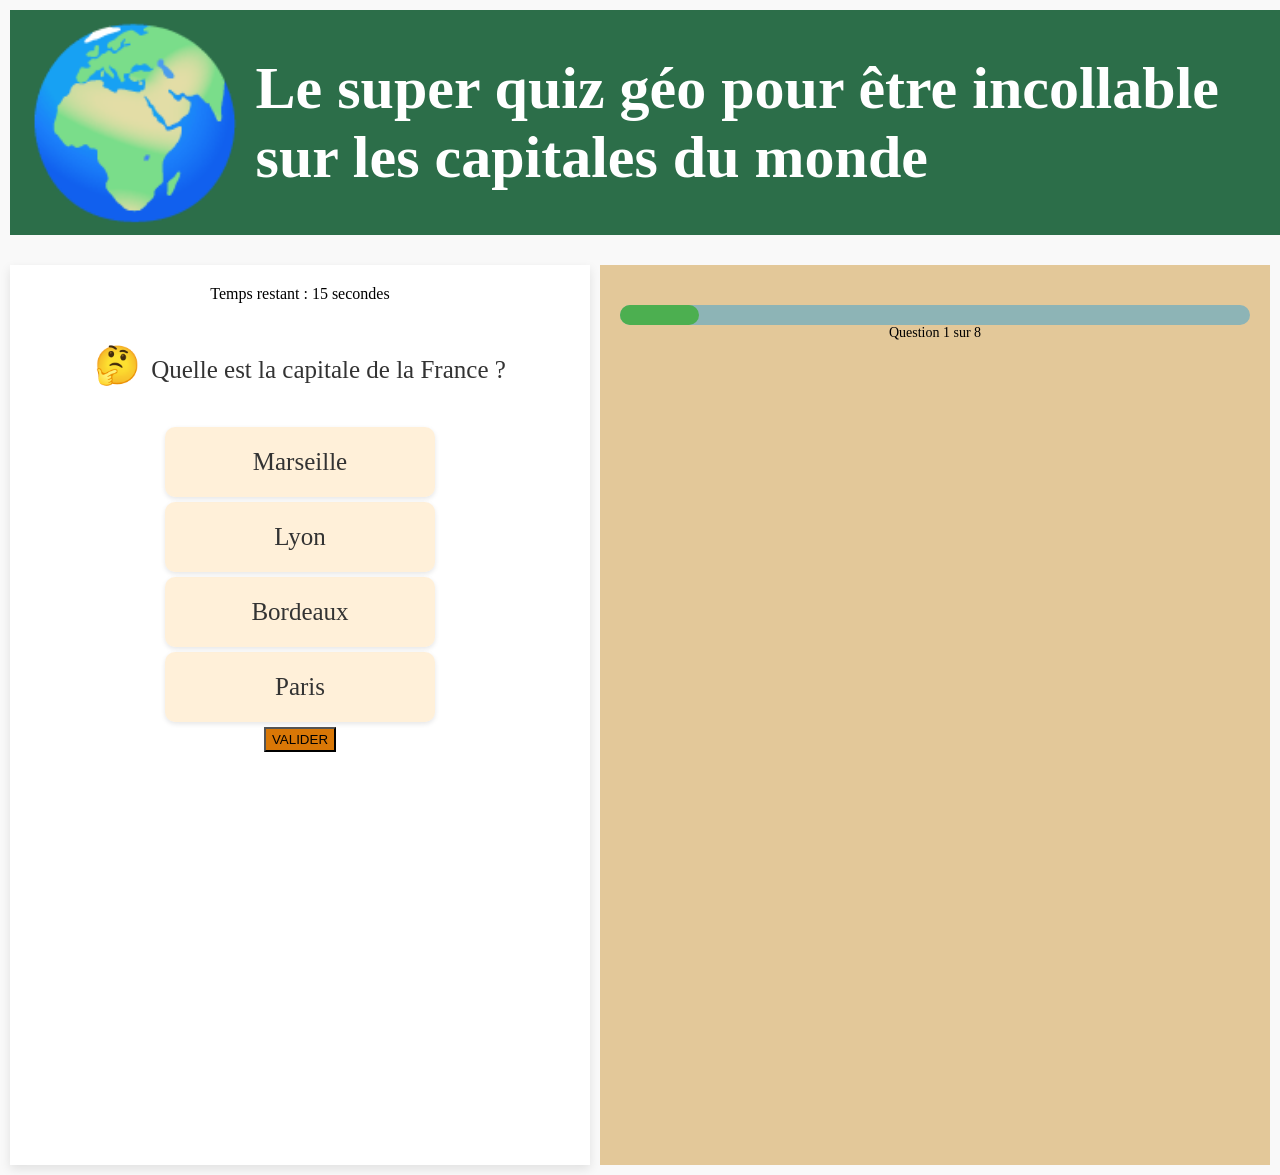
<file: index.html>
<!DOCTYPE html>
<html lang="en">
<head>
    <meta charset="UTF-8">
    <meta name="viewport" content="width=device-width, initial-scale=1.0">

    <title>Le super Géo Quizzzz</title>
    <link rel="stylesheet" href="styles.css">
    <script type="module" defer src="game.js"></script>
</head>

<body>
    <header>
        <h1>Le super quiz géo pour être incollable sur les capitales du monde</h1>
    </header>

<div class="container">  <!-- retrouver l'explication de cetet div ! vs body-->

<main>

    <div class="sparkle-container"></div>

    <div id="timer"></div>

    <section id="questions">
        <!-- ici on rentrera les questions-->
    </section>

    <section id="reponses">
        <!-- ici on rentrera les options de réponses et le bouton valider puis suivant-->
    </section>

   

    <section> 
        <button id="suivant" style="display: none;">SUIVANT</button> <!--le bouton suivant n'apparait pas tant que valider n'est pas cliqué-->
        <button id="rejouer" style="display: none;">REJOUER</button>
        <button id="valider">VALIDER</button>
    </section>
</main>

<aside> 
    <div class="progress-container">
        <div class="progress-bar" id="progress-bar"></div>
        <div class="progress-text" id="progress-text">Question 1 sur X</div>
    </div>
    <section id="carte">
        <!--<img class="image-reponse">-->
    </section>

    <section id="texteDeLaCarte"></section>

</aside>
   
</div>

</body>

</html>
</file>
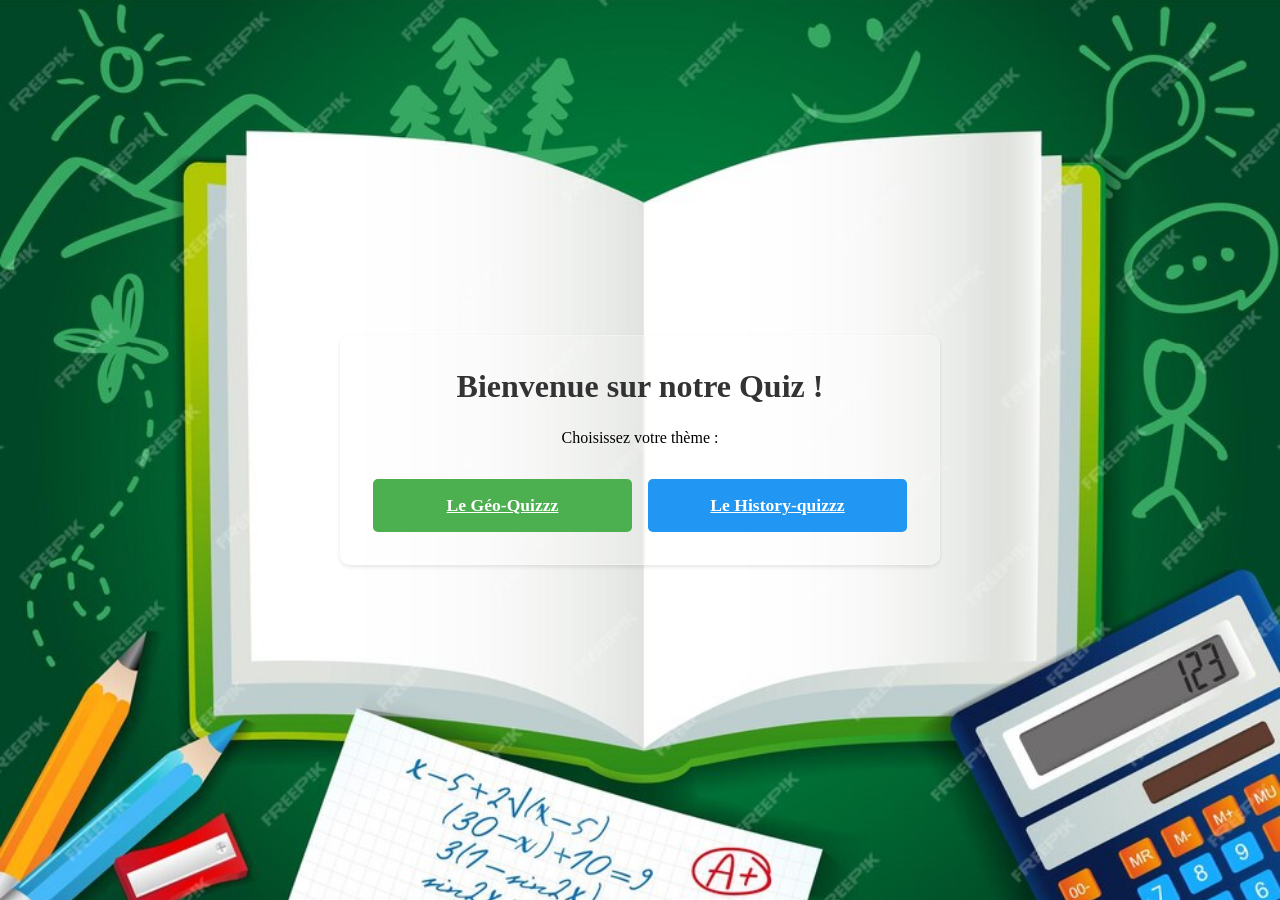
<file: accueil.html>
<!DOCTYPE html>
<html lang="fr">
<head>
    <meta charset="UTF-8">
    <meta name="viewport" content="width=device-width, initial-scale=1.0">
    <title>Quiz Géographie et Histoire</title>
    <style>
        * {
            margin: 0;
            padding: 0;
            box-sizing: border-box;
            font-family:  'Schoolbell', cursive;;
        }

        body {
            min-height: 100vh;
            display: flex;
            flex-direction: column;
            align-items: center;
            justify-content: center;
            background-color:  #f9f9f9;
            padding: 20px;
            background-image: url('assets/book-banner-background-.jpg');
            background-size: cover;
            background-position: center;
            background-repeat: no-repeat;
        
        }

        .container {
            text-align: center;
            background-color: rgb(18, 104, 19);
            padding: 2rem;
            border-radius: 10px;
            box-shadow: 0 2px 4px rgba(0,0,0,0.1);
            max-width: 600px;
            width: 90%;
            background-color: rgba(255, 255, 255, 0.2);
            backdrop-filter: blur(1px);
            border: 1px solid rgba(255, 255, 255, 0.3);
        }

        h1 {
            color: #333;
            margin-bottom: 1.5rem;
        }

        .buttons {
            display: flex;
            flex-direction: row; /* Changé de column à row */
            justify-content: center;
            gap: 1rem;
            margin-top: 2rem;
        }

        .quiz-button {
            padding: 1rem 2rem;
            font-size: 1.1rem;
            border: none;
            border-radius: 5px;
            cursor: pointer;
            transition: transform 0.2s;
            font-weight: bold;
            width: 400px; /* Largeur fixe pour les boutons */
        }

        .quiz-button:hover {
            transform: scale(1.1);
        }

        .geography {
            background-color: #4CAF50;
            color: white;
        }

        .history {
            background-color: #2196F3;
            color: white;
        }

        /* Responsive design pour petits écrans */
        @media (max-width: 500px) {
            .buttons {
                flex-direction: column;
            }
            
            .quiz-button {
                width: 100%;
            }
        }
    </style>
</head>
<body>
    <div class="container">
        <h1>Bienvenue sur notre Quiz !</h1>
        <p>Choisissez votre thème :</p>
        <div class="buttons">
            <!-- <button class="quiz-button geography">Quiz de Géographie</button> -->
            <a href="index.html" class="quiz-button geography">Le Géo-Quizzz</a>
            <a href="index2.html" class="quiz-button history">Le History-quizzz</a>
        </div>
    </div>
</body>
</html>
</file>
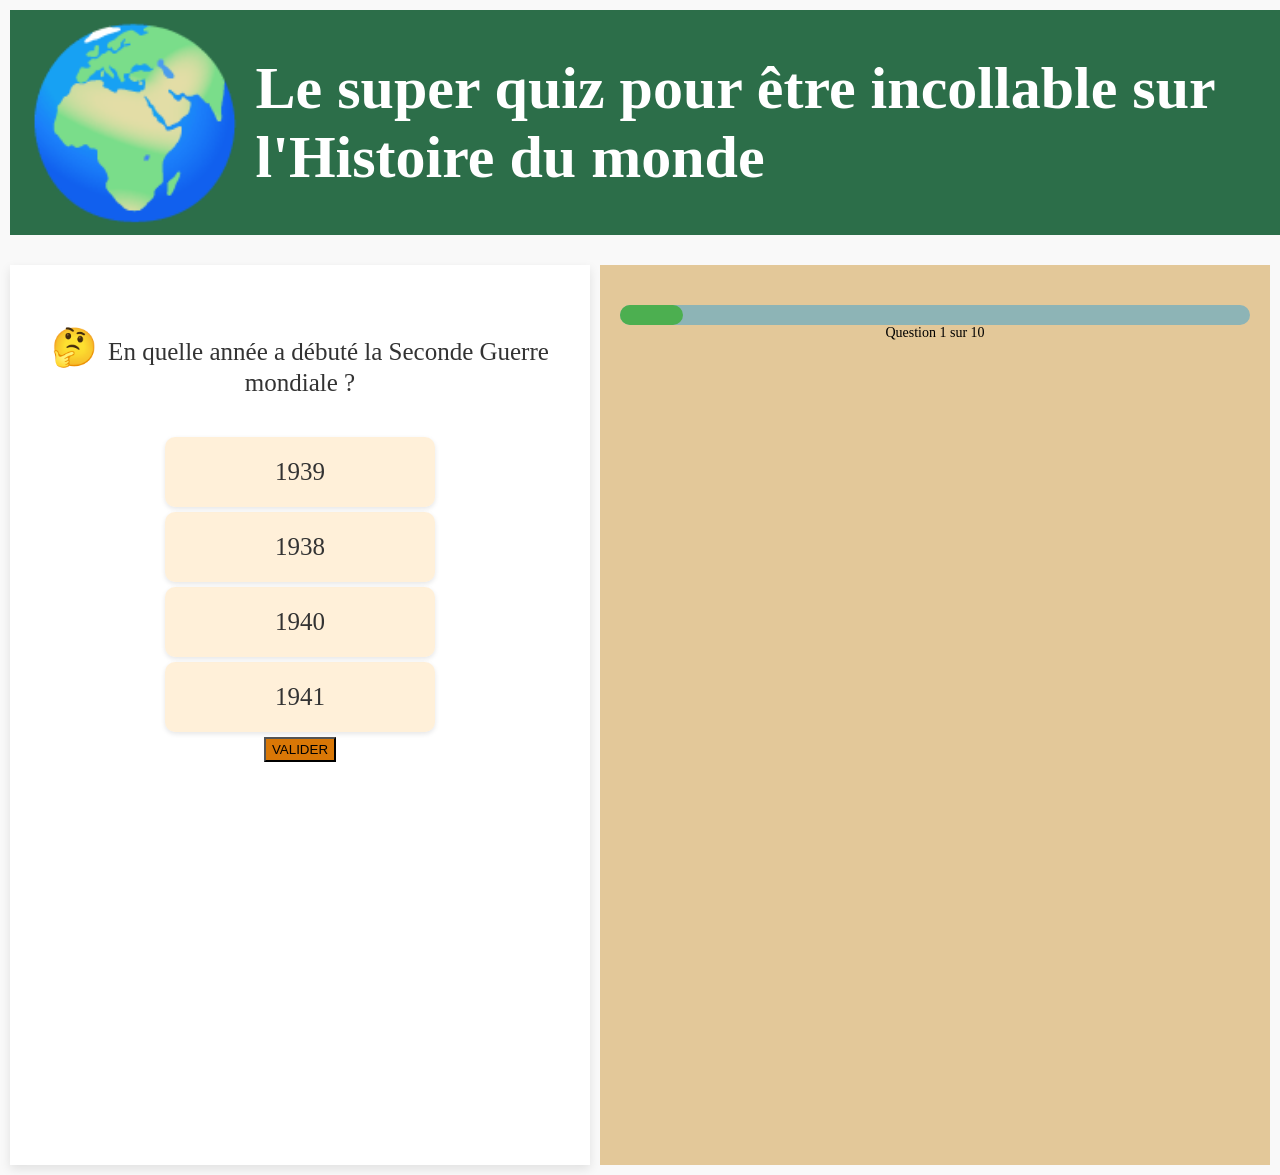
<file: index2.html>
<!DOCTYPE html>
<html lang="en">
<head>
    <meta charset="UTF-8">
    <meta name="viewport" content="width=device-width, initial-scale=1.0">

    <title>Le super Géo Quizzzz</title>
    <link rel="stylesheet" href="styles.css">
    <script type="module" defer src="game2.js"></script>

    <link rel="preconnect" href="https://fonts.googleapis.com">
    <link rel="preconnect" href="https://fonts.gstatic.com" crossorigin>
    <link href="https://fonts.googleapis.com/css2?family=Fredericka+the+Great&display=swap" rel="stylesheet">
</head>

<body>
    <header>
        <h1>Le super quiz pour être incollable sur l'Histoire du monde</h1>
    </header>

<div class="container">  <!-- retrouver l'explication de cetet div ! vs body-->

<main>
    <div class="sparkle-container"></div>
    <div id="timer"></div>

    <section id="questions">
        <!-- ici on rentrera les questions-->
    </section>

    <section id="messageResultat"></section>

    <section id="reponses">
        <!-- ici on rentrera les options de réponses et le bouton valider puis suivant-->
    </section>

    <section> 
        <button id="suivant" style="display: none;">SUIVANT</button> <!--le bouton suivant n'apparait pas tant que valider n'est pas cliqué-->
         <button id="rejouer" style="display: none;"><a href="accueil.html">REJOUER</a></button>
        <button id="valider">VALIDER</button>
    </section>

</main>

<aside> 
    <div class="progress-container">
        <div class="progress-bar" id="progress-bar"></div>
        <div class="progress-text" id="progress-text">Question 1 sur X</div>
    </div>
    <section id="carte">
        <!--<img class="image-reponse">-->
    </section>

    <section id="texteDeLaCarte"></section>

</aside>
   
</div>

</body>

</html>
</file>
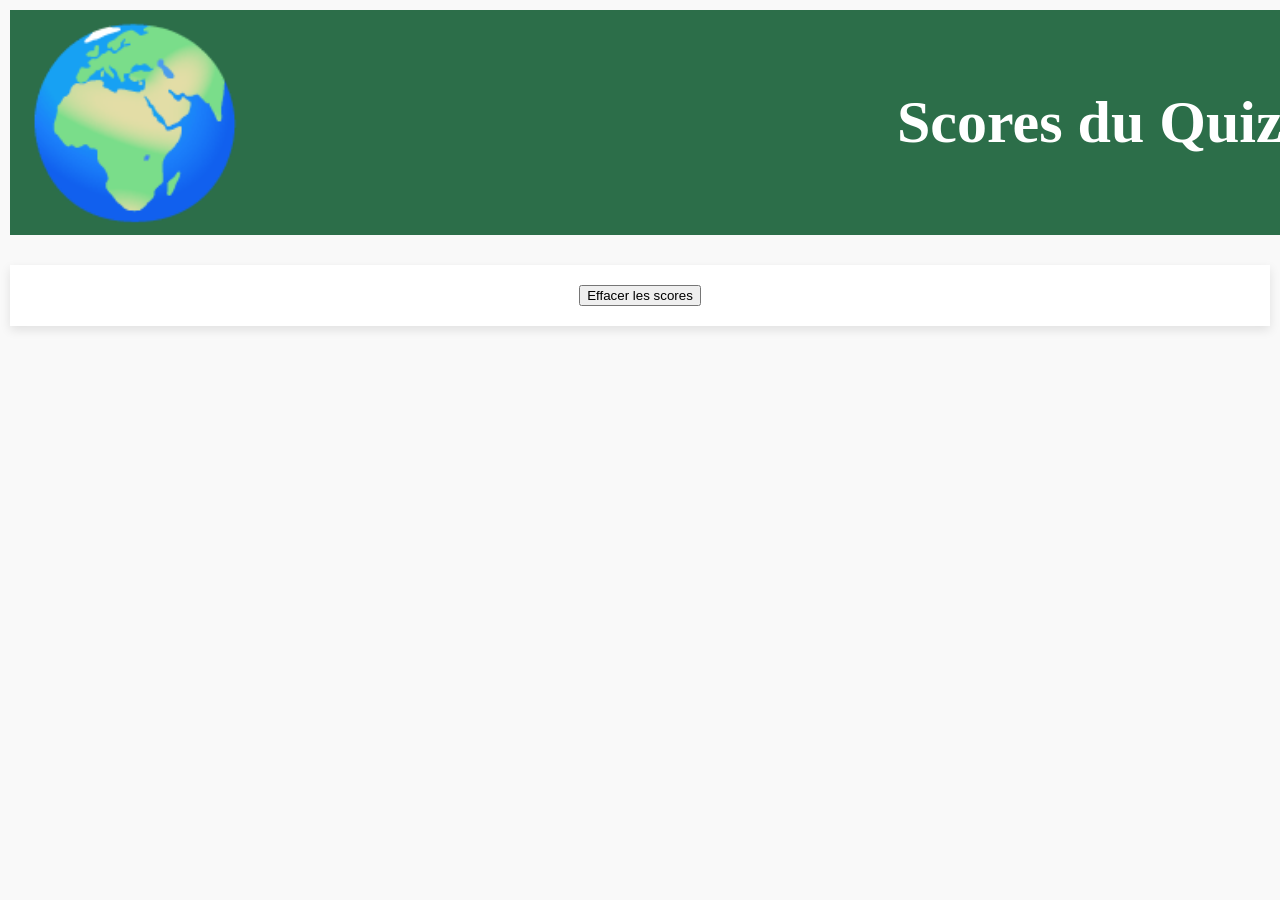
<file: scores.html>
<!DOCTYPE html>
<html lang="en">
<head>
    <meta charset="UTF-8">
    <meta name="viewport" content="width=device-width, initial-scale=1.0">
    <title>Scores du Quiz</title>
    <link rel="stylesheet" href="styles.css">
    <script defer src="game.js"></script> <!-- Charger le fichier scores.js pour gérer les scores -->
    <script type="module" defer src="game.js"></script>
</head>
<body>
    <header>
        <h1>Scores du Quiz</h1>
    </header>
    <main>
        <div id="scores-list"></div> <!-- L'élément où les scores seront affichés -->
        <button onclick="clearScores()">Effacer les scores</button> <!-- Bouton pour effacer les scores -->
    </main>
</body>
</html>
</file>
<file: styles.css>
/* Variables CSS pour une gestion facile des couleurs */
:root {
    --primary-color: #2C6E49; /* Couleur principale pour le header */
    --secondary-color: #E3C899; /* Couleur de fond pour le aside */
    --button-bg: blanchedalmond; /* Couleur de fond des boutons */
    --button-hover: #D97706; /* Couleur de survol pour le bouton valider */
    --font-color: #333; /* Couleur du texte */
    --emoji-color: #D97706; /* Couleur pour le contenu emoji */
    --border-radius: 10px; /* Rayon des bordures */
}

/* Style du body */
body {
    padding: 10px;
    font-family: 'Schoolbell', cursive; /* Applique la police par défaut */
    margin: 0; /* Supprime les marges par défaut */
    background-color: #f9f9f9; /* Couleur de fond douce */
}

/* Style du header */
header {
    background-color: var(--primary-color);
    height: 200px;
    width: 100%;
    padding: 1%;
    margin-bottom: 30px;
    color: white;
    display: flex;
    align-items: center;
    justify-content: space-between;
    font-family: 'Just Another Hand', cursive;
    font-size: 30px;
}

header::before {
    content: "🌍"; 
    font-size: 6em;
    margin-right: 8px; 
    animation: rotation 15s linear infinite; /* Ajout de l'animation */
}

@keyframes rotation {
    from {
        transform: rotate(0deg);
    }
    to {
        transform: rotate(360deg);
    }
}

.header-content {
    display: center; /* Prend tout l'espace disponible */
    text-align: center; /* Centre le texte */
}

/* Le conteneur parent */
.container {
    display: flex; /* Active Flexbox */
    gap: 10px; /* Espace entre les éléments */
    min-height: 100vh; /* Hauteur minimum pleine page */
}


/* La barre de progression */
.progress-container {
    width: 100%;
    height: 20px;
    background-color: #8db4b6;
    border-radius: 10px;
    margin: 20px 0;
    
}
.progress-bar {
    width: 0%;
    height: 100%;
    background-color: #4CAF50;
    border-radius: 10px;
    transition: width 0.3s ease;
}

.progress-text {
    position: right;
    width: 100%;
    text-align: center;
    top: 25px;
    font-size: 14px;
}
/* Style principal */
main {
    text-align: center;
    flex: 1; /* Équivaut à flex-grow: 1, flex-shrink: 1, flex-basis: 0% */
    padding: 20px;
    background-color: white; /* Fond blanc pour le contenu principal */
    box-shadow: 0 4px 10px rgba(0, 0, 0, 0.1); /* Ombre douce pour un effet de profondeur */
}

/* Conteneur du minuteur */

/* Style de la minuterie */


.timer {
    position: relative;
    width: 100px;
    height: 100px;
    font-family: 'Schoolbell', cursive;
}

/* Style de la section questions */
#questions {
    padding: 20px; /* Espace intérieur */
    margin: 20px 0; /* Marges autour de la section */
    color: var(--font-color); /* Couleur du texte */
    font-family: 'Just Another Hand', cursive;
    font-size: 25px;
}

#questions::before {
    content: "\1F914"; /* Emoji de pensée */
    font-size: 1.5em; /* Taille de l'emoji */
    margin-right: 10px; /* Espace à droite de l'emoji */
}

/* Style des questions */
.styleQuestion {
    text-align: center;
    flex: 1; /* Équivaut à flex-grow: 1, flex-shrink: 1, flex-basis: 0% */
    padding: 20px;
    background-color: #fff; /* Fond blanc */
}
.bravo {
    font-weight: bold;
    font-size: 1.5em;
}
.dommage {
    font-weight: bold;
    font-size: 1.5em;
}


/* Style des sections aside */
aside {
    background-color: var(--secondary-color);
    flex: 0 0 50%; /* Largeur fixe de 50% */
    padding: 20px;
    height: auto; /* Ajuster la hauteur automatiquement */
}

<<<<<<< HEAD



=======
>>>>>>> aeef336 (remis en marche des paillettes)
#valider {
    background-color: #D97706;
    display: center;
    margin-top: 75px;
    width: 50%;
    height: 45px;
    border-radius: 10px;
}

#suivant {
    background-color: #d440be;
    display: center;
    margin-top: 75px;
    width: 50%;
    height: 25px;
    border-radius: 10px;
}   

#rejouer {
    background-color: var(--button-bg);
    margin: 5px auto; /* Centre le bouton avec auto */
    width: 50%; /* Largeur fixe */
    height: 45px; /* Hauteur uniforme */
    border-radius: var(--border-radius); /* Rayon des bordures */
    box-shadow: 0 2px 5px rgba(0, 0, 0, 0.2); /* Ombre douce */
    border: none; /* Enlève la bordure par défaut */
    cursor: pointer; /* Curseur pointer */
    display: block; /* Change en block pour le centrage */
    transition: background-color 0.3s; /* Transition pour un effet de survol */
}
/* Styles des boutons */
.boutonReponse{
    padding: 40px; /* Espace intérieur */
    margin: 40px 0; /* Marges autour de la section */
    color: var(--font-color); /* Couleur du texte */
    font-family: 'Just Another Hand', cursive;
    font-size: 25px;
    align-items: center; /* Centre verticalement */
    justify-content: center; /* Centre horizontalement */
    text-align: center; /* Facultatif, utile si le texte comporte plusieurs lignes */
    vertical-align: baseline;
    height: auto;
    padding: 35px; /* Ajout d'un padding pour plus d'espace autour du texte */
    /* Autres styles ici */
    background-color: rgba(255, 225, 180, 0.5); /* Couleur de fond par défaut pour les boutons */
    margin: 5px auto;
    width: 50%;
    height: 45px;
    border-radius: var(--border-radius);
    box-shadow: 0 2px 5px rgba(0, 0, 0, 0.1);
    border: none;
    cursor: pointer;
    display: flex;
    transition: background-color 0.3s, box-shadow 0.3s; /* Ajout de la transition pour la boîte d'ombre */
}

/* Styles spécifiques aux boutons actifs */
.boutonReponse.actif {
    border: 5px inset rgb(255, 180, 100); /* Bordure interne en orange doux */
    background-color: rgba(255, 225, 180, 0.7); /* Couleur de fond orange doux légèrement transparente */
    box-shadow: 0 4px 10px rgba(0, 0, 0, 0.2); /* Ombre pour donner de la profondeur */
    transition: border-color 0.3s ease, background-color 0.3s ease; /* Transition douce pour l'effet de changement */
}



/* État au survol pour un effet supplémentaire */
.boutonReponse:hover {
    background-color: rgba(255, 225, 180, 0.8); /* Changez la couleur de fond au survol */
    box-shadow: 0 4px 8px rgba(0, 0, 0, 0.2); /* Ombre plus marquée au survol */
}

/* Styles spécifiques aux boutons de validation */
#valider {
    background-color: var(--button-hover);
    height: 25px; /* Hauteur uniforme */
}

#suivant,
#rejouer {
    height: 25px; /* Hauteur uniforme */
}

/* Styles pour l'image de réponse */
.image-reponse {
    width: 350px;
    height: 350px; 
    display: flex; 
    padding: 20px;
    float: left; /* Flottement à gauche */
}

/* Style du texte de la carte */
#texteDeLaCarte {
    justify-content: flex-end;
    text-align: center;
    padding-top: 20px; /* Espace supérieur */
}

/* Style de base pour cacher les confettis */
#confetti-container {
    position: absolute;
    top: 0;
    left: 0;
    width: 100%;
    height: 100%;
    pointer-events: none; /* Pour que les confettis ne bloquent pas les clics */
    overflow: hidden;
    z-index: 10; /* Pour qu'ils apparaissent au-dessus du contenu */
}

/* Style des confettis */
.confetti {
    position: relative;
    width: 8px;
    height: 8px;
    background-color: color;
    opacity: 10;
    animation: confetti-fall 2s ease-out forwards ;
    transform-origin: bottom;
}

/* Paillettes circulaires */
.confetti.circle {
    width: 6px;
    height: 6px;
    border-radius: 50%;
    background-color: rgba(255, 223, 0, 0.9); /* Jaune doré */
    box-shadow: 0 0 8px rgba(255, 223, 0, 0.6);
}

/* Paillettes en losange */
.confetti.diamond {
    width: 8px;
    height: 8px;
    background-color: rgba(255, 105, 180, 0.8); /* Rose clair */
    transform: rotate(45deg); /* Rotation pour l'effet losange */
    box-shadow: 0 0 10px rgba(255, 105, 180, 0.5);
}

/* Paillettes en étoile */
.confetti.star {
    width: 10px;
    height: 10px;
    clip-path: polygon(50% 0%, 61% 35%, 98% 35%, 68% 57%, 79% 91%, 50% 70%, 21% 91%, 32% 57%, 2% 35%, 39% 35%);
    background-color: rgba(173, 216, 230, 0.9); /* Bleu pastel */
    box-shadow: 0 0 12px rgba(173, 216, 230, 0.6);
}

/* Animation pour faire tomber les confettis */
@keyframes confetti-fall {
    0% { transform: translateY(0) rotate(0); }
    100% { transform: translateY(600px) rotate(360deg); }
}

/* Conteneur des paillettes */
.sparkle-container {
    position: fixed;
    bottom: 0;
    left: 0;
    width: 100%;
    height: 100%;
    overflow: hidden;
    pointer-events: none;
    z-index: 1000;
}

/* Paillette de base */
.sparkle {
    position: absolute;
    bottom: 0;
    opacity: 0;
    animation: sparkleUp 3s ease-in-out infinite;
    transform-origin: center;
}

/* Paillettes circulaires */
.sparkle.circle {
    width: 6px;
    height: 6px;
    border-radius: 50%;
    background-color: rgba(255, 223, 0, 0.9); /* Jaune doré */
    box-shadow: 0 0 8px rgba(255, 223, 0, 0.6);
}

/* Paillettes en losange */
.sparkle.diamond {
    width: 8px;
    height: 8px;
    background-color: rgba(255, 105, 180, 0.8); /* Rose clair */
    transform: rotate(45deg); /* Rotation pour l'effet losange */
    box-shadow: 0 0 10px rgba(255, 105, 180, 0.5);
}

/* Paillettes en étoile */
.sparkle.star {
    width: 10px;
    height: 10px;
    clip-path: polygon(50% 0%, 61% 35%, 98% 35%, 68% 57%, 79% 91%, 50% 70%, 21% 91%, 32% 57%, 2% 35%, 39% 35%);
    background-color: rgba(173, 216, 230, 0.9); /* Bleu pastel */
    box-shadow: 0 0 12px rgba(173, 216, 230, 0.6);
}

/* Animation de montée */
@keyframes sparkleUp {
    0% {
        transform: translateY(0) scale(0.5);
        opacity: 0;
    }
    25% {
        opacity: 1;
    }
    100% {
        transform: translateY(-100vh) scale(1.5);
        opacity: 0;
    }
}
</file>
